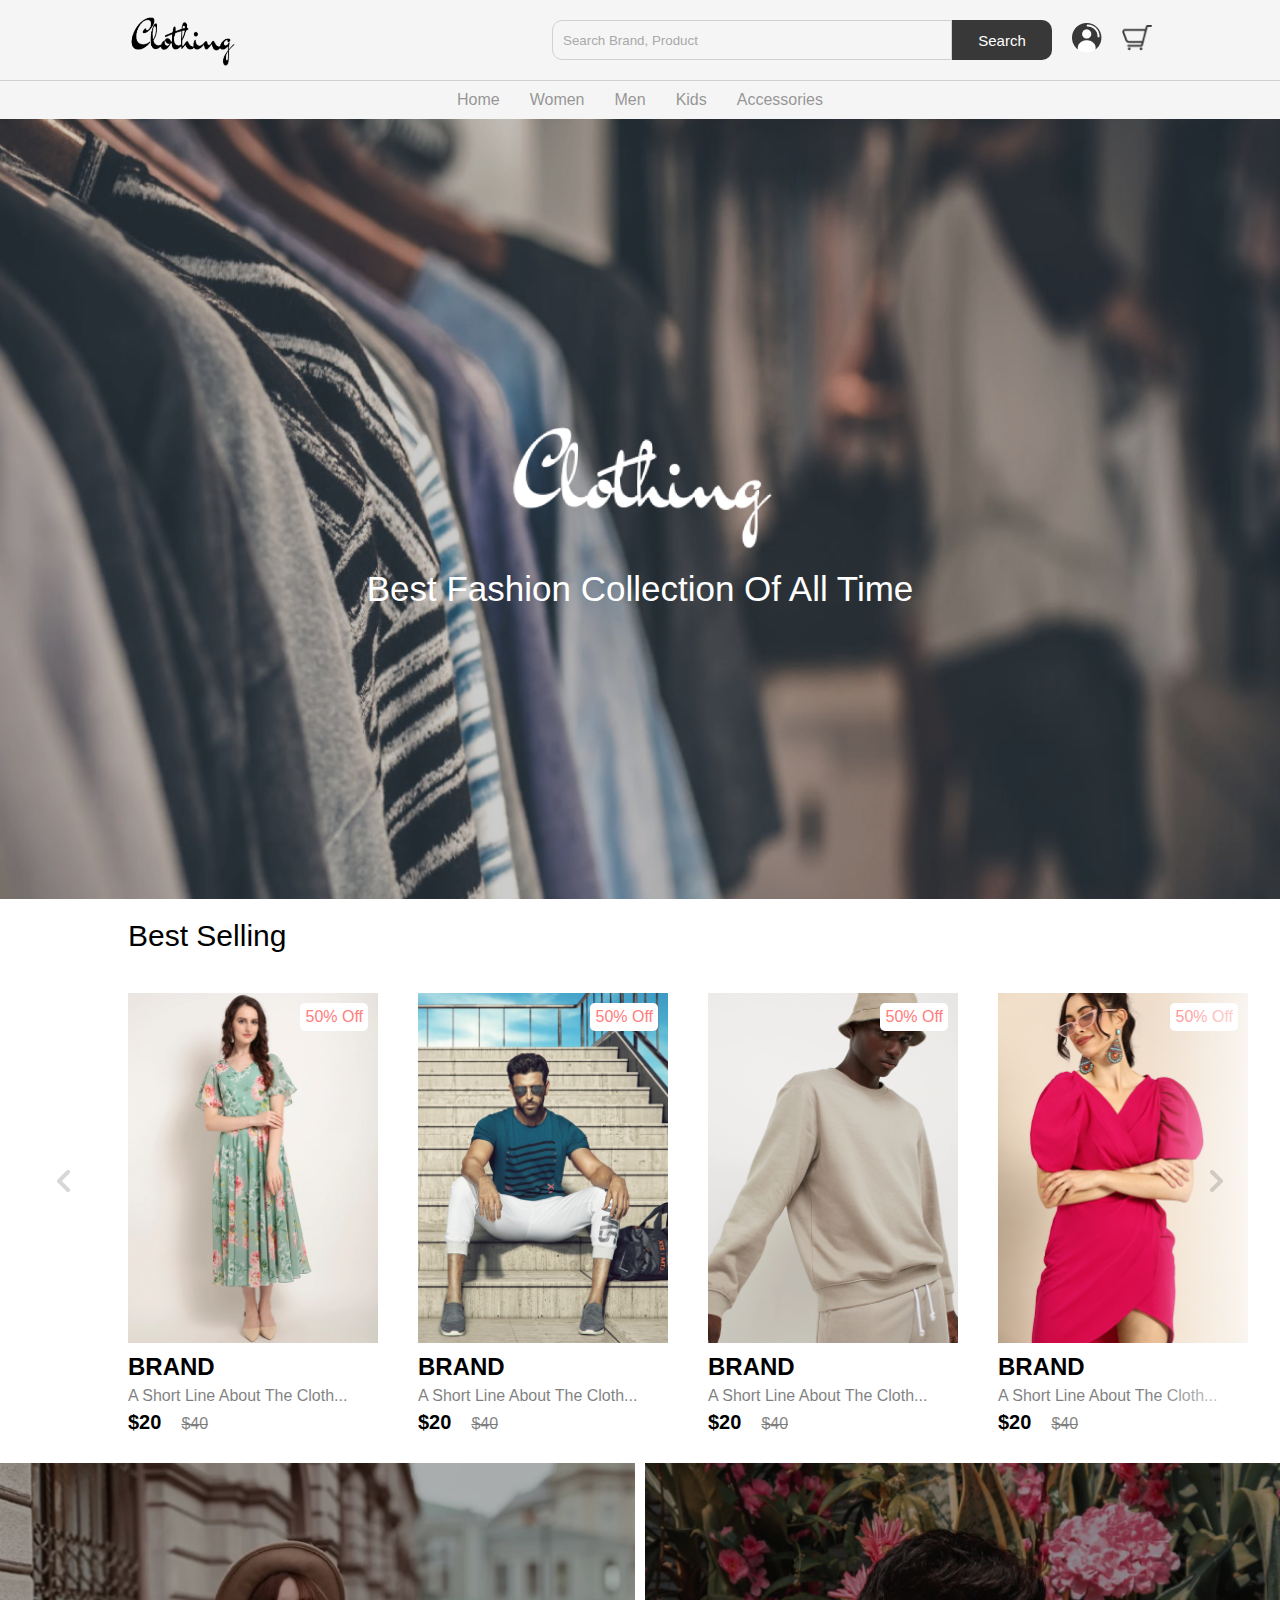
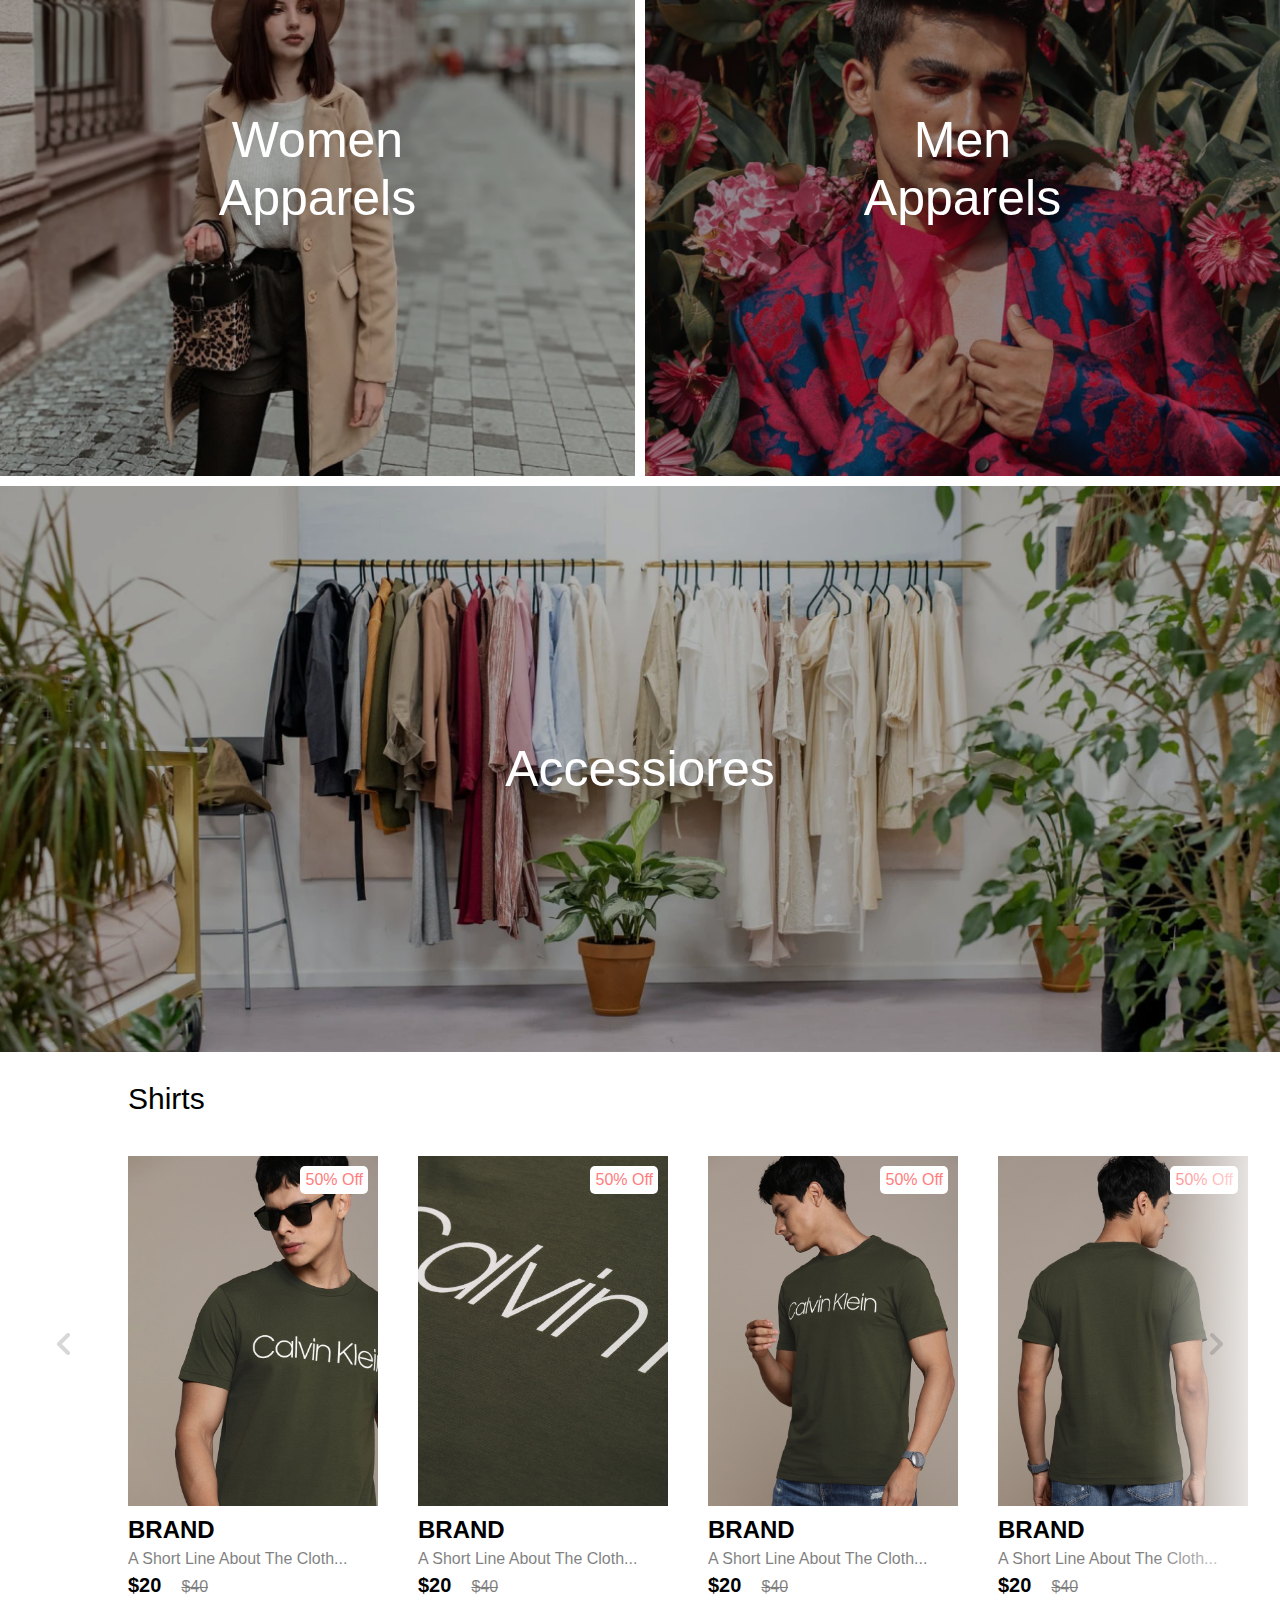
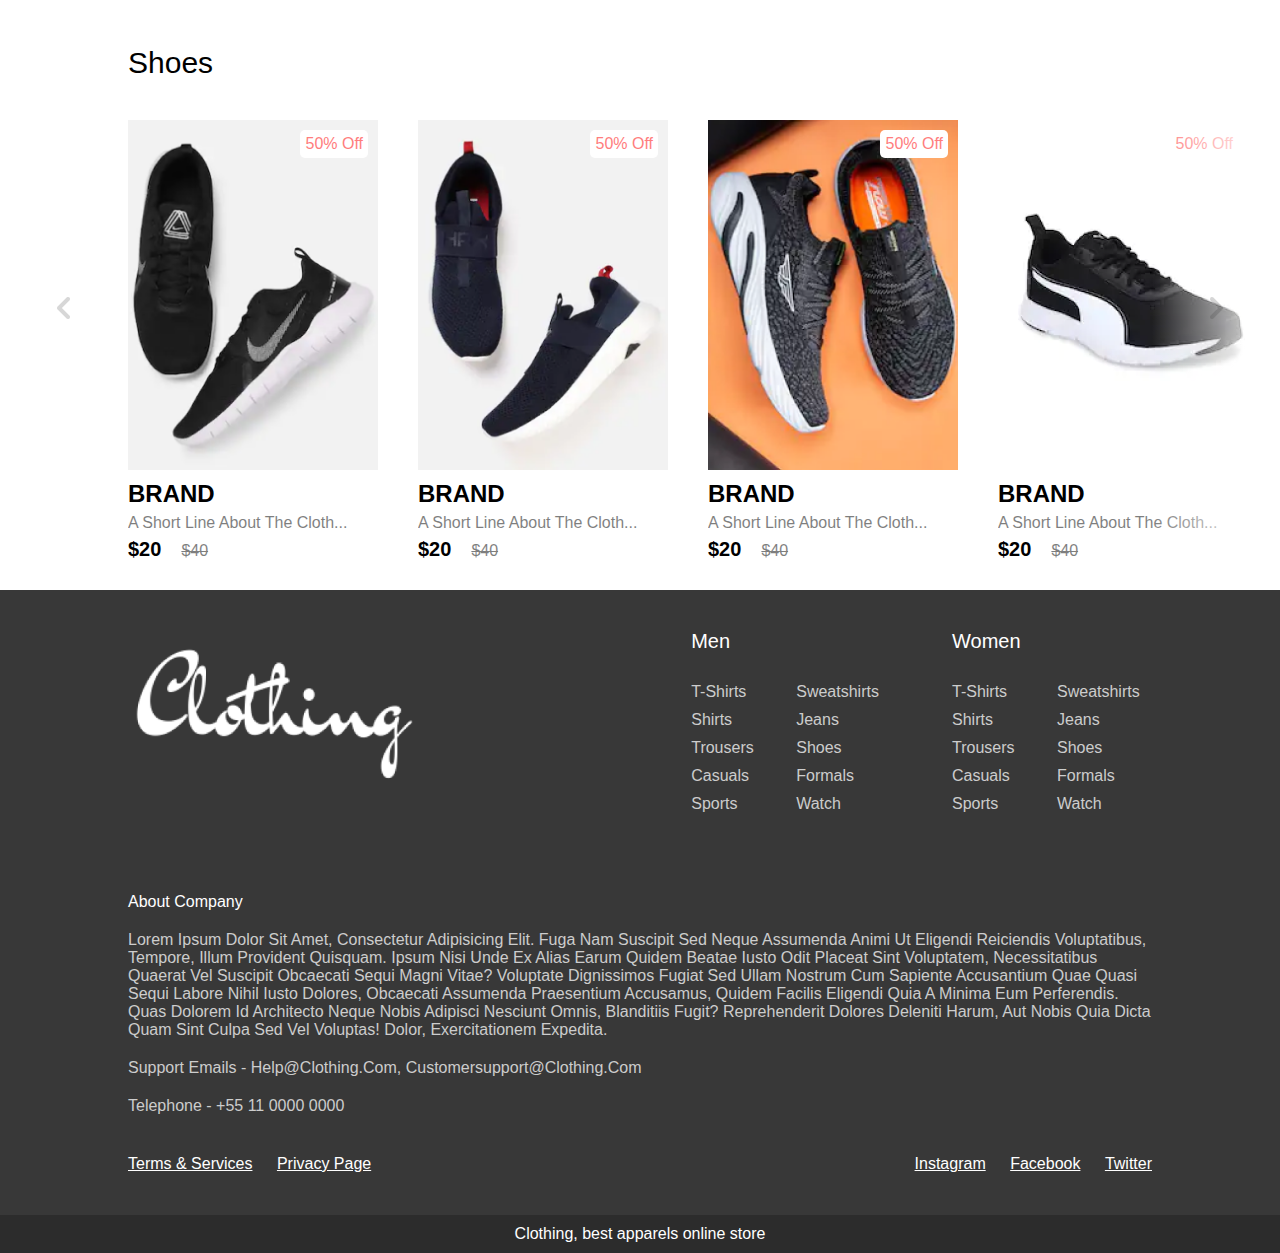
<file: public/index.html>
<!DOCTYPE html>
<html lang="en">
<head>
    <meta charset="UTF-8">
    <meta http-equiv="X-UA-Compatible" content="IE=edge">
    <meta name="viewport" content="width=device-width, initial-scale=1.0">
    <title>Clothing - Best Apparels Online Store</title>
    <link rel="stylesheet" href="./css/home.css">
</head>
<body>
    
    <!-- NAVEGADOR -->
    <nav class="navbar"></nav>
    <!-- END NAVEGADOR -->

    <!-- HERO SECTION -->
    <header class="hero-section">
        <div class="content">
            <img src="img/light-logo.png" class="logo" alt="">
            <p class="sub-heading">best fashion collection of all time</p>
        </div>
    </header>
    <!-- END HERO SECTION -->

    <!-- CARDS - CONTAINER -->
    <section class="product">
        <h2 class="product-category">best selling</h2>
        <button class="pre-btn"><img src="./img/arrow.png" alt=""></button>
        <button class="nxt-btn"><img src="./img/arrow.png" alt=""></button>
        <div class="product-container">
            <div class="product-card">
                <div class="product-image">
                    <span class="discount-tag">50% off</span>
                    <img src="./img/card1.png" class="product-thumb" alt="">
                    <button class="card-btn">add to whish list</button>
                </div>
                <div class="product-info">
                    <h2 class="product-brand">brand</h2>
                    <p class="product-short-des">a short line about the cloth...</p>
                    <span class="price">$20</span><span class="actual-price">$40</span>
                </div>
            </div>
            <div class="product-card">
                <div class="product-image">
                    <span class="discount-tag">50% off</span>
                    <img src="./img/card2.png" class="product-thumb" alt="">
                    <button class="card-btn">add to whish list</button>
                </div>
                <div class="product-info">
                    <h2 class="product-brand">brand</h2>
                    <p class="product-short-des">a short line about the cloth...</p>
                    <span class="price">$20</span><span class="actual-price">$40</span>
                </div>
            </div>
            <div class="product-card">
                <div class="product-image">
                    <span class="discount-tag">50% off</span>
                    <img src="./img/card3.png" class="product-thumb" alt="">
                    <button class="card-btn">add to whish list</button>
                </div>
                <div class="product-info">
                    <h2 class="product-brand">brand</h2>
                    <p class="product-short-des">a short line about the cloth...</p>
                    <span class="price">$20</span><span class="actual-price">$40</span>
                </div>
            </div>
            <div class="product-card">
                <div class="product-image">
                    <span class="discount-tag">50% off</span>
                    <img src="./img/card4.png" class="product-thumb" alt="">
                    <button class="card-btn">add to whish list</button>
                </div>
                <div class="product-info">
                    <h2 class="product-brand">brand</h2>
                    <p class="product-short-des">a short line about the cloth...</p>
                    <span class="price">$20</span><span class="actual-price">$40</span>
                </div>
            </div>
            <div class="product-card">
                <div class="product-image">
                    <span class="discount-tag">50% off</span>
                    <img src="./img/card5.png" class="product-thumb" alt="">
                    <button class="card-btn">add to whish list</button>
                </div>
                <div class="product-info">
                    <h2 class="product-brand">brand</h2>
                    <p class="product-short-des">a short line about the cloth...</p>
                    <span class="price">$20</span><span class="actual-price">$40</span>
                </div>
            </div>
            <div class="product-card">
                <div class="product-image">
                    <span class="discount-tag">50% off</span>
                    <img src="./img/card6.png" class="product-thumb" alt="">
                    <button class="card-btn">add to whish list</button>
                </div>
                <div class="product-info">
                    <h2 class="product-brand">brand</h2>
                    <p class="product-short-des">a short line about the cloth...</p>
                    <span class="price">$20</span><span class="actual-price">$40</span>
                </div>
            </div>
            <div class="product-card">
                <div class="product-image">
                    <span class="discount-tag">50% off</span>
                    <img src="./img/card7.png" class="product-thumb" alt="">
                    <button class="card-btn">add to whish list</button>
                </div>
                <div class="product-info">
                    <h2 class="product-brand">brand</h2>
                    <p class="product-short-des">a short line about the cloth...</p>
                    <span class="price">$20</span><span class="actual-price">$40</span>
                </div>
            </div>
            <div class="product-card">
                <div class="product-image">
                    <span class="discount-tag">50% off</span>
                    <img src="./img/card8.png" class="product-thumb" alt="">
                    <button class="card-btn">add to whish list</button>
                </div>
                <div class="product-info">
                    <h2 class="product-brand">brand</h2>
                    <p class="product-short-des">a short line about the cloth...</p>
                    <span class="price">$20</span><span class="actual-price">$40</span>
                </div>
            </div>
        </div>
    </section>
    <!-- END CARDS - CONTAINER -->

    <!-- COLLECTIONS -->
    <section class="collection-container">
        <a href="#" class="collection">
            <img src="./img/women-collection.png" alt="">
            <p class="collection-title">women <br> apparels</p>
        </a>
        <a href="#" class="collection">
            <img src="./img/men-collection.png" alt="">
            <p class="collection-title">men <br> apparels</p>
        </a>
        <a href="#" class="collection">
            <img src="./img/accessories-collection.png" alt="">
            <p class="collection-title">accessiores</p>
        </a>
    </section>
    <!-- END COLLECTIONS -->

    <!-- CARDS - CONTAINER SHIRTS -->
    <section class="product">
        <h2 class="product-category">Shirts</h2>
        <button class="pre-btn"><img src="./img/arrow.png" alt=""></button>
        <button class="nxt-btn"><img src="./img/arrow.png" alt=""></button>
        <div class="product-container">
            <div class="product-card">
                <div class="product-image">
                    <span class="discount-tag">50% off</span>
                    <img src="./img/product image 1.png" class="product-thumb" alt="">
                    <button class="card-btn">add to whish list</button>
                </div>
                <div class="product-info">
                    <h2 class="product-brand">brand</h2>
                    <p class="product-short-des">a short line about the cloth...</p>
                    <span class="price">$20</span><span class="actual-price">$40</span>
                </div>
            </div>
            <div class="product-card">
                <div class="product-image">
                    <span class="discount-tag">50% off</span>
                    <img src="./img/product image 2.png" class="product-thumb" alt="">
                    <button class="card-btn">add to whish list</button>
                </div>
                <div class="product-info">
                    <h2 class="product-brand">brand</h2>
                    <p class="product-short-des">a short line about the cloth...</p>
                    <span class="price">$20</span><span class="actual-price">$40</span>
                </div>
            </div>
            <div class="product-card">
                <div class="product-image">
                    <span class="discount-tag">50% off</span>
                    <img src="./img/product image 3.png" class="product-thumb" alt="">
                    <button class="card-btn">add to whish list</button>
                </div>
                <div class="product-info">
                    <h2 class="product-brand">brand</h2>
                    <p class="product-short-des">a short line about the cloth...</p>
                    <span class="price">$20</span><span class="actual-price">$40</span>
                </div>
            </div>
            <div class="product-card">
                <div class="product-image">
                    <span class="discount-tag">50% off</span>
                    <img src="./img/product image 4.png" class="product-thumb" alt="">
                    <button class="card-btn">add to whish list</button>
                </div>
                <div class="product-info">
                    <h2 class="product-brand">brand</h2>
                    <p class="product-short-des">a short line about the cloth...</p>
                    <span class="price">$20</span><span class="actual-price">$40</span>
                </div>
            </div>
            <div class="product-card">
                <div class="product-image">
                    <span class="discount-tag">50% off</span>
                    <img src="./img/product image 1.png" class="product-thumb" alt="">
                    <button class="card-btn">add to whish list</button>
                </div>
                <div class="product-info">
                    <h2 class="product-brand">brand</h2>
                    <p class="product-short-des">a short line about the cloth...</p>
                    <span class="price">$20</span><span class="actual-price">$40</span>
                </div>
            </div>
            <div class="product-card">
                <div class="product-image">
                    <span class="discount-tag">50% off</span>
                    <img src="./img/product image 2.png" class="product-thumb" alt="">
                    <button class="card-btn">add to whish list</button>
                </div>
                <div class="product-info">
                    <h2 class="product-brand">brand</h2>
                    <p class="product-short-des">a short line about the cloth...</p>
                    <span class="price">$20</span><span class="actual-price">$40</span>
                </div>
            </div>
            <div class="product-card">
                <div class="product-image">
                    <span class="discount-tag">50% off</span>
                    <img src="./img/product image 3.png" class="product-thumb" alt="">
                    <button class="card-btn">add to whish list</button>
                </div>
                <div class="product-info">
                    <h2 class="product-brand">brand</h2>
                    <p class="product-short-des">a short line about the cloth...</p>
                    <span class="price">$20</span><span class="actual-price">$40</span>
                </div>
            </div>
            <div class="product-card">
                <div class="product-image">
                    <span class="discount-tag">50% off</span>
                    <img src="./img/product image 4.png" class="product-thumb" alt="">
                    <button class="card-btn">add to whish list</button>
                </div>
                <div class="product-info">
                    <h2 class="product-brand">brand</h2>
                    <p class="product-short-des">a short line about the cloth...</p>
                    <span class="price">$20</span><span class="actual-price">$40</span>
                </div>
            </div>
        </div>
    </section>
    <!-- END CARDS - CONTAINER SHIRTS -->

    <!-- CARDS - CONTAINER SHOES -->
    <section class="product">
        <h2 class="product-category">Shoes</h2>
        <button class="pre-btn"><img src="./img/arrow.png" alt=""></button>
        <button class="nxt-btn"><img src="./img/arrow.png" alt=""></button>
        <div class="product-container">
            <div class="product-card">
                <div class="product-image">
                    <span class="discount-tag">50% off</span>
                    <img src="./img/card9.png" class="product-thumb" alt="">
                    <button class="card-btn">add to whish list</button>
                </div>
                <div class="product-info">
                    <h2 class="product-brand">brand</h2>
                    <p class="product-short-des">a short line about the cloth...</p>
                    <span class="price">$20</span><span class="actual-price">$40</span>
                </div>
            </div>
            <div class="product-card">
                <div class="product-image">
                    <span class="discount-tag">50% off</span>
                    <img src="./img/card10.png" class="product-thumb" alt="">
                    <button class="card-btn">add to whish list</button>
                </div>
                <div class="product-info">
                    <h2 class="product-brand">brand</h2>
                    <p class="product-short-des">a short line about the cloth...</p>
                    <span class="price">$20</span><span class="actual-price">$40</span>
                </div>
            </div>
            <div class="product-card">
                <div class="product-image">
                    <span class="discount-tag">50% off</span>
                    <img src="./img/card11.png" class="product-thumb" alt="">
                    <button class="card-btn">add to whish list</button>
                </div>
                <div class="product-info">
                    <h2 class="product-brand">brand</h2>
                    <p class="product-short-des">a short line about the cloth...</p>
                    <span class="price">$20</span><span class="actual-price">$40</span>
                </div>
            </div>
            <div class="product-card">
                <div class="product-image">
                    <span class="discount-tag">50% off</span>
                    <img src="./img/card12.png" class="product-thumb" alt="">
                    <button class="card-btn">add to whish list</button>
                </div>
                <div class="product-info">
                    <h2 class="product-brand">brand</h2>
                    <p class="product-short-des">a short line about the cloth...</p>
                    <span class="price">$20</span><span class="actual-price">$40</span>
                </div>
            </div>
            <div class="product-card">
                <div class="product-image">
                    <span class="discount-tag">50% off</span>
                    <img src="./img/card9.png" class="product-thumb" alt="">
                    <button class="card-btn">add to whish list</button>
                </div>
                <div class="product-info">
                    <h2 class="product-brand">brand</h2>
                    <p class="product-short-des">a short line about the cloth...</p>
                    <span class="price">$20</span><span class="actual-price">$40</span>
                </div>
            </div>
            <div class="product-card">
                <div class="product-image">
                    <span class="discount-tag">50% off</span>
                    <img src="./img/card10.png" class="product-thumb" alt="">
                    <button class="card-btn">add to whish list</button>
                </div>
                <div class="product-info">
                    <h2 class="product-brand">brand</h2>
                    <p class="product-short-des">a short line about the cloth...</p>
                    <span class="price">$20</span><span class="actual-price">$40</span>
                </div>
            </div>
            <div class="product-card">
                <div class="product-image">
                    <span class="discount-tag">50% off</span>
                    <img src="./img/card11.png" class="product-thumb" alt="">
                    <button class="card-btn">add to whish list</button>
                </div>
                <div class="product-info">
                    <h2 class="product-brand">brand</h2>
                    <p class="product-short-des">a short line about the cloth...</p>
                    <span class="price">$20</span><span class="actual-price">$40</span>
                </div>
            </div>
            <div class="product-card">
                <div class="product-image">
                    <span class="discount-tag">50% off</span>
                    <img src="./img/card12.png" class="product-thumb" alt="">
                    <button class="card-btn">add to whish list</button>
                </div>
                <div class="product-info">
                    <h2 class="product-brand">brand</h2>
                    <p class="product-short-des">a short line about the cloth...</p>
                    <span class="price">$20</span><span class="actual-price">$40</span>
                </div>
            </div>
        </div>
    </section>
    <!-- END CARDS - CONTAINER SHOES -->

    <!-- FOOTER -->
    <footer></footer>
    <!-- END FOOTER -->

    <script src="./js/nav.js"></script>
    <script src="./js/home.js"></script>
    <script src="./js/footer.js"></script>
</body>
</html>
</file>
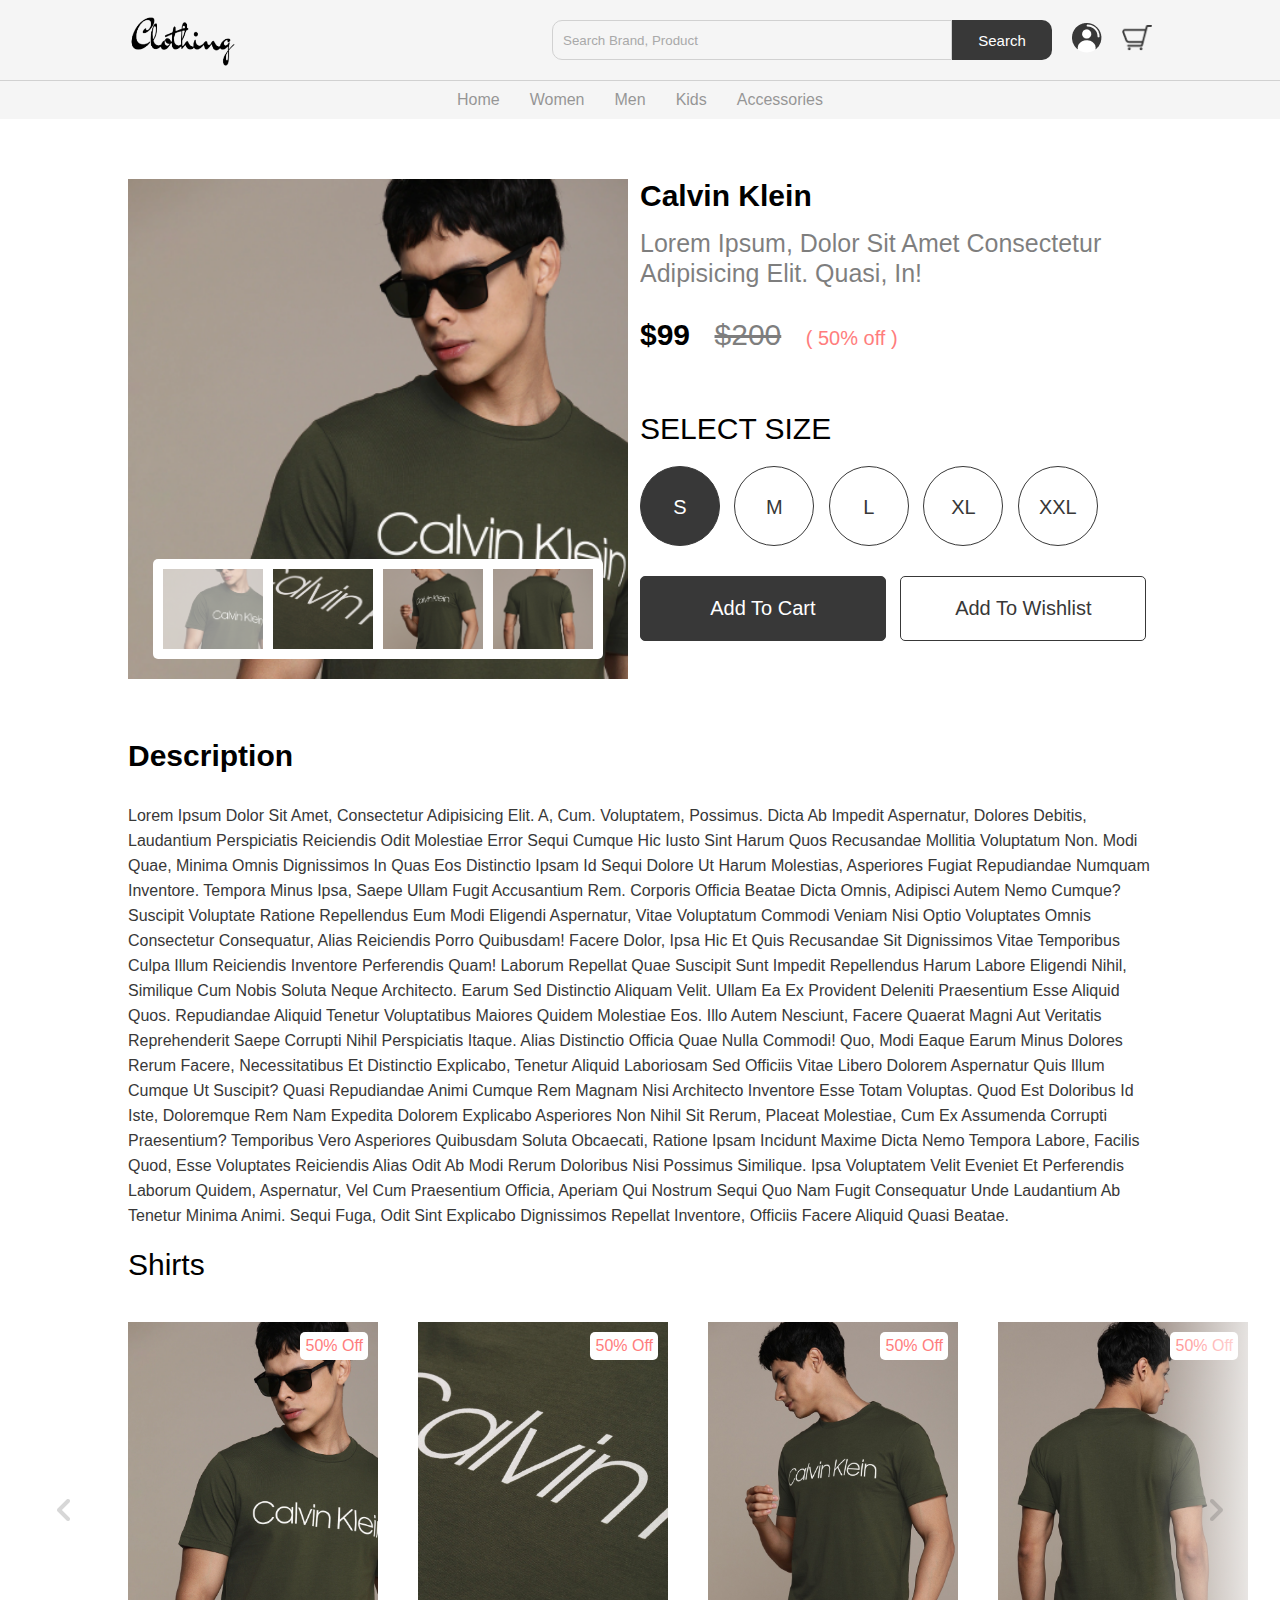
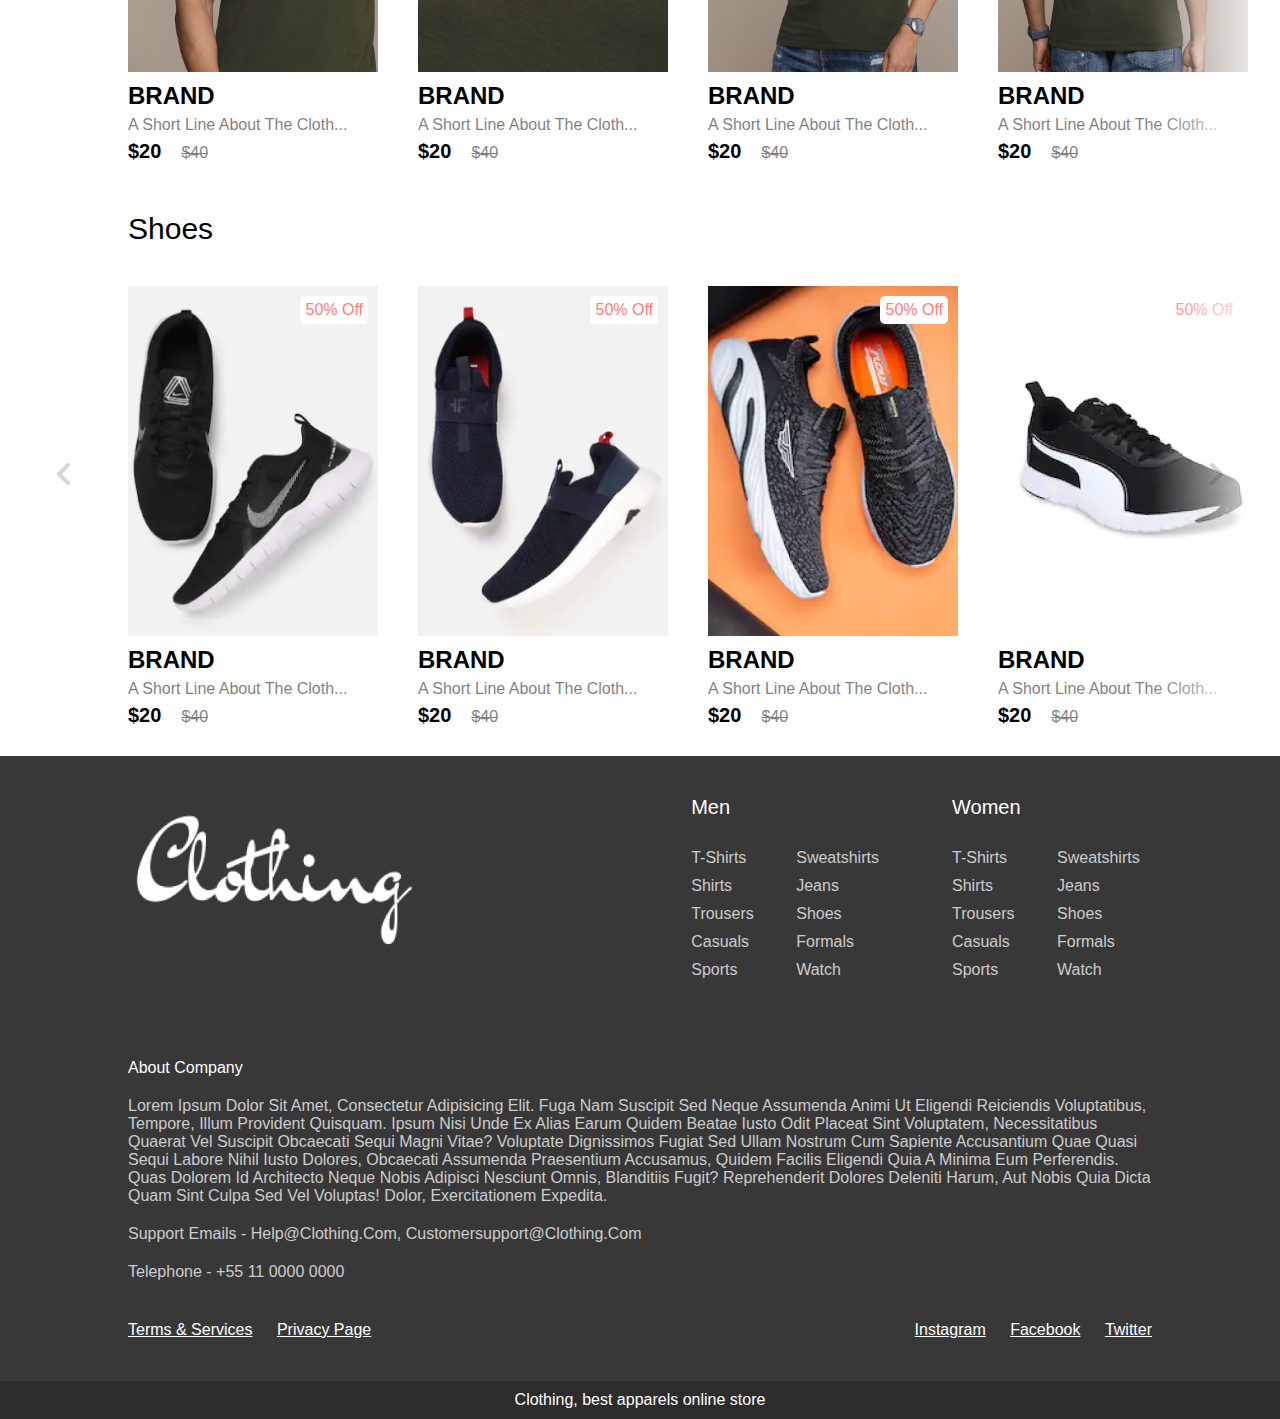
<file: public/product.html>
<!DOCTYPE html>
<html lang="en">
<head>
    <meta charset="UTF-8">
    <meta http-equiv="X-UA-Compatible" content="IE=edge">
    <meta name="viewport" content="width=device-width, initial-scale=1.0">
    <title>Product - </title>
    <link rel="stylesheet" href="./css/home.css">
    <link rel="stylesheet" href="./css/product.css">
</head>
<body>

    <nav class="navbar"></nav>

    <!-- PRODUCT DETAILS -->
    <section class="product-details">
        <div class="image-slider">
            <div class="product-images">
                <img src="img/product image 1.png" class="active" alt="">
                <img src="img/product image 2.png" alt="">
                <img src="img/product image 3.png" alt="">
                <img src="img/product image 4.png" alt="">
            </div>
        </div>
        <div class="details">
            <h2 class="product-brand">calvin klein</h2>
            <p class="product-short-des">Lorem ipsum, dolor sit amet consectetur adipisicing elit. Quasi, in!</p>
            <span class="product-price">$99</span>
            <span class="product-actual-price">$200</span>
            <span class="product-discount">( 50% off )</span>

            <p class="product-sub-heading">select size</p>

            <input type="radio" name="size" value="s" checked hidden id="s-size">
            <label for="s-size" class="size-radio-btn check">s</label>
            <input type="radio" name="size" value="m" hidden id="m-size">
            <label for="m-size" class="size-radio-btn">m</label>
            <input type="radio" name="size" value="l" hidden id="l-size">
            <label for="l-size" class="size-radio-btn">l</label>
            <input type="radio" name="size" value="xl" hidden id="xl-size">
            <label for="xl-size" class="size-radio-btn">xl</label>
            <input type="radio" name="size" value="xxl" hidden id="xxl-size">
            <label for="xxl-size" class="size-radio-btn">xxl</label>

            <button class="btn cart-btn">add to cart</button>
            <button class="btn">add to wishlist</button>
        </div>
    </section>
    <!-- END PRODUCT DETAILS -->

    <section class="detail-des">
        <h2 class="heading">description</h2>
        <p class="des">Lorem ipsum dolor sit amet, consectetur adipisicing elit. A, cum. 
            Voluptatem, possimus. Dicta ab impedit aspernatur, dolores debitis, laudantium perspiciatis 
            reiciendis odit molestiae error sequi cumque hic iusto sint harum quos recusandae mollitia 
            voluptatum non. Modi quae, minima omnis dignissimos in quas eos distinctio ipsam id sequi 
            dolore ut harum molestias, asperiores fugiat repudiandae numquam inventore. Tempora minus 
            ipsa, saepe ullam fugit accusantium rem. Corporis officia beatae dicta omnis, adipisci autem 
            nemo cumque? Suscipit voluptate ratione repellendus eum modi eligendi aspernatur, vitae 
            voluptatum commodi veniam nisi optio voluptates omnis consectetur consequatur, alias 
            reiciendis porro quibusdam! Facere dolor, ipsa hic et quis recusandae sit dignissimos vitae 
            temporibus culpa illum reiciendis inventore perferendis quam! Laborum repellat quae suscipit 
            sunt impedit repellendus harum labore eligendi nihil, similique cum nobis soluta neque 
            architecto. Earum sed distinctio aliquam velit. Ullam ea ex provident deleniti praesentium 
            esse aliquid quos. Repudiandae aliquid tenetur voluptatibus maiores quidem molestiae eos. 
            Illo autem nesciunt, facere quaerat magni aut veritatis reprehenderit saepe corrupti nihil 
            perspiciatis itaque. Alias distinctio officia quae nulla commodi! Quo, modi eaque earum 
            minus dolores rerum facere, necessitatibus et distinctio explicabo, tenetur aliquid 
            laboriosam sed officiis vitae libero dolorem aspernatur quis illum cumque ut suscipit? 
            Quasi repudiandae animi cumque rem magnam nisi architecto inventore esse totam voluptas. 
            Quod est doloribus id iste, doloremque rem nam expedita dolorem explicabo asperiores non 
            nihil sit rerum, placeat molestiae, cum ex assumenda corrupti praesentium? Temporibus vero 
            asperiores quibusdam soluta obcaecati, ratione ipsam incidunt maxime dicta nemo tempora 
            labore, facilis quod, esse voluptates reiciendis alias odit ab modi rerum doloribus nisi 
            possimus similique. Ipsa voluptatem velit eveniet et perferendis laborum quidem, aspernatur, 
            vel cum praesentium officia, aperiam qui nostrum sequi quo nam fugit consequatur unde 
            laudantium ab tenetur minima animi. Sequi fuga, odit sint explicabo dignissimos repellat 
            inventore, officiis facere aliquid quasi beatae.
        </p>
    </section>

    <!-- CARDS - CONTAINER SHIRTS -->
    <section class="product">
        <h2 class="product-category">Shirts</h2>
        <button class="pre-btn"><img src="./img/arrow.png" alt=""></button>
        <button class="nxt-btn"><img src="./img/arrow.png" alt=""></button>
        <div class="product-container">
            <div class="product-card">
                <div class="product-image">
                    <span class="discount-tag">50% off</span>
                    <img src="./img/product image 1.png" class="product-thumb" alt="">
                    <button class="card-btn">add to whish list</button>
                </div>
                <div class="product-info">
                    <h2 class="product-brand">brand</h2>
                    <p class="product-short-des">a short line about the cloth...</p>
                    <span class="price">$20</span><span class="actual-price">$40</span>
                </div>
            </div>
            <div class="product-card">
                <div class="product-image">
                    <span class="discount-tag">50% off</span>
                    <img src="./img/product image 2.png" class="product-thumb" alt="">
                    <button class="card-btn">add to whish list</button>
                </div>
                <div class="product-info">
                    <h2 class="product-brand">brand</h2>
                    <p class="product-short-des">a short line about the cloth...</p>
                    <span class="price">$20</span><span class="actual-price">$40</span>
                </div>
            </div>
            <div class="product-card">
                <div class="product-image">
                    <span class="discount-tag">50% off</span>
                    <img src="./img/product image 3.png" class="product-thumb" alt="">
                    <button class="card-btn">add to whish list</button>
                </div>
                <div class="product-info">
                    <h2 class="product-brand">brand</h2>
                    <p class="product-short-des">a short line about the cloth...</p>
                    <span class="price">$20</span><span class="actual-price">$40</span>
                </div>
            </div>
            <div class="product-card">
                <div class="product-image">
                    <span class="discount-tag">50% off</span>
                    <img src="./img/product image 4.png" class="product-thumb" alt="">
                    <button class="card-btn">add to whish list</button>
                </div>
                <div class="product-info">
                    <h2 class="product-brand">brand</h2>
                    <p class="product-short-des">a short line about the cloth...</p>
                    <span class="price">$20</span><span class="actual-price">$40</span>
                </div>
            </div>
            <div class="product-card">
                <div class="product-image">
                    <span class="discount-tag">50% off</span>
                    <img src="./img/product image 1.png" class="product-thumb" alt="">
                    <button class="card-btn">add to whish list</button>
                </div>
                <div class="product-info">
                    <h2 class="product-brand">brand</h2>
                    <p class="product-short-des">a short line about the cloth...</p>
                    <span class="price">$20</span><span class="actual-price">$40</span>
                </div>
            </div>
            <div class="product-card">
                <div class="product-image">
                    <span class="discount-tag">50% off</span>
                    <img src="./img/product image 2.png" class="product-thumb" alt="">
                    <button class="card-btn">add to whish list</button>
                </div>
                <div class="product-info">
                    <h2 class="product-brand">brand</h2>
                    <p class="product-short-des">a short line about the cloth...</p>
                    <span class="price">$20</span><span class="actual-price">$40</span>
                </div>
            </div>
            <div class="product-card">
                <div class="product-image">
                    <span class="discount-tag">50% off</span>
                    <img src="./img/product image 3.png" class="product-thumb" alt="">
                    <button class="card-btn">add to whish list</button>
                </div>
                <div class="product-info">
                    <h2 class="product-brand">brand</h2>
                    <p class="product-short-des">a short line about the cloth...</p>
                    <span class="price">$20</span><span class="actual-price">$40</span>
                </div>
            </div>
            <div class="product-card">
                <div class="product-image">
                    <span class="discount-tag">50% off</span>
                    <img src="./img/product image 4.png" class="product-thumb" alt="">
                    <button class="card-btn">add to whish list</button>
                </div>
                <div class="product-info">
                    <h2 class="product-brand">brand</h2>
                    <p class="product-short-des">a short line about the cloth...</p>
                    <span class="price">$20</span><span class="actual-price">$40</span>
                </div>
            </div>
        </div>
    </section>
    <!-- END CARDS - CONTAINER SHIRTS -->

    <!-- CARDS - CONTAINER SHOES -->
    <section class="product">
        <h2 class="product-category">Shoes</h2>
        <button class="pre-btn"><img src="./img/arrow.png" alt=""></button>
        <button class="nxt-btn"><img src="./img/arrow.png" alt=""></button>
        <div class="product-container">
            <div class="product-card">
                <div class="product-image">
                    <span class="discount-tag">50% off</span>
                    <img src="./img/card9.png" class="product-thumb" alt="">
                    <button class="card-btn">add to whish list</button>
                </div>
                <div class="product-info">
                    <h2 class="product-brand">brand</h2>
                    <p class="product-short-des">a short line about the cloth...</p>
                    <span class="price">$20</span><span class="actual-price">$40</span>
                </div>
            </div>
            <div class="product-card">
                <div class="product-image">
                    <span class="discount-tag">50% off</span>
                    <img src="./img/card10.png" class="product-thumb" alt="">
                    <button class="card-btn">add to whish list</button>
                </div>
                <div class="product-info">
                    <h2 class="product-brand">brand</h2>
                    <p class="product-short-des">a short line about the cloth...</p>
                    <span class="price">$20</span><span class="actual-price">$40</span>
                </div>
            </div>
            <div class="product-card">
                <div class="product-image">
                    <span class="discount-tag">50% off</span>
                    <img src="./img/card11.png" class="product-thumb" alt="">
                    <button class="card-btn">add to whish list</button>
                </div>
                <div class="product-info">
                    <h2 class="product-brand">brand</h2>
                    <p class="product-short-des">a short line about the cloth...</p>
                    <span class="price">$20</span><span class="actual-price">$40</span>
                </div>
            </div>
            <div class="product-card">
                <div class="product-image">
                    <span class="discount-tag">50% off</span>
                    <img src="./img/card12.png" class="product-thumb" alt="">
                    <button class="card-btn">add to whish list</button>
                </div>
                <div class="product-info">
                    <h2 class="product-brand">brand</h2>
                    <p class="product-short-des">a short line about the cloth...</p>
                    <span class="price">$20</span><span class="actual-price">$40</span>
                </div>
            </div>
            <div class="product-card">
                <div class="product-image">
                    <span class="discount-tag">50% off</span>
                    <img src="./img/card9.png" class="product-thumb" alt="">
                    <button class="card-btn">add to whish list</button>
                </div>
                <div class="product-info">
                    <h2 class="product-brand">brand</h2>
                    <p class="product-short-des">a short line about the cloth...</p>
                    <span class="price">$20</span><span class="actual-price">$40</span>
                </div>
            </div>
            <div class="product-card">
                <div class="product-image">
                    <span class="discount-tag">50% off</span>
                    <img src="./img/card10.png" class="product-thumb" alt="">
                    <button class="card-btn">add to whish list</button>
                </div>
                <div class="product-info">
                    <h2 class="product-brand">brand</h2>
                    <p class="product-short-des">a short line about the cloth...</p>
                    <span class="price">$20</span><span class="actual-price">$40</span>
                </div>
            </div>
            <div class="product-card">
                <div class="product-image">
                    <span class="discount-tag">50% off</span>
                    <img src="./img/card11.png" class="product-thumb" alt="">
                    <button class="card-btn">add to whish list</button>
                </div>
                <div class="product-info">
                    <h2 class="product-brand">brand</h2>
                    <p class="product-short-des">a short line about the cloth...</p>
                    <span class="price">$20</span><span class="actual-price">$40</span>
                </div>
            </div>
            <div class="product-card">
                <div class="product-image">
                    <span class="discount-tag">50% off</span>
                    <img src="./img/card12.png" class="product-thumb" alt="">
                    <button class="card-btn">add to whish list</button>
                </div>
                <div class="product-info">
                    <h2 class="product-brand">brand</h2>
                    <p class="product-short-des">a short line about the cloth...</p>
                    <span class="price">$20</span><span class="actual-price">$40</span>
                </div>
            </div>
        </div>
    </section>
    <!-- END CARDS - CONTAINER SHOES -->

    <footer></footer>

    <script src="./js/nav.js"></script>
    <script src="./js/footer.js"></script>
    <script src="./js/home.js"></script>
    <script src="./js/product.js"></script>
    
</body>
</html>
</file>
<file: public/css/home.css>
@import 'nav.css';
@import 'footer.css';

/* HERO */
.hero-section{
    width: 100%;
    height: calc(100vh - 120px);
    background-image: url('../img/header.png');
    background-size: cover;
    display: flex;
    justify-content: center;
    align-items: center;
}

.hero-section .logo{
    height: 150px;
    display: block;
    margin: auto;
}

.hero-section .sub-heading{
    margin-top: 10px;
    text-align: center;
    color: #fff;
    text-transform: capitalize;
    font-size: 35px;
    font-weight: 300;
}
/* END HERO */

/* PRODUCT */
.product{
    position: relative;
    overflow: hidden;
    padding: 20px 0;
}

.product-category{
    padding: 0 10vw;
    font-size: 30px;
    font-weight: 500;
    margin-bottom: 40px;
    text-transform: capitalize;
}

.product-container{
    padding: 0 10vw;
    display: flex;
    overflow-x: auto;
    scroll-behavior: smooth;
}

.product-container::-webkit-scrollbar{
    display: none;
}

.product-card{
    flex: 0 0 auto;
    width: 250px;
    height: 450px;
    margin-right: 40px;
}

.product-image{
    position: relative;
    width: 100%;
    height: 350px;
    overflow: hidden;
}

.product-thumb{
    width: 100%;
    height: 350px;
    object-fit: cover;
}

.discount-tag{
    position: absolute;
    background: #fff;
    padding: 5px;
    border-radius: 5px;
    color: #ff7d7d;
    right: 10px;
    top: 10px;
    text-transform: capitalize;
}

.card-btn{
    position: absolute;
    bottom: 10px;
    left: 50%;
    transform: translateX(-50%);
    padding: 10px;
    width: 90%;
    text-transform: capitalize;
    border: none;
    outline: none;
    background: #fff;
    border-radius: 5px;
    transition: 0.5s;
    cursor: pointer;
    opacity: 0;
}

.product-card:hover .card-btn{
    opacity: 1;
}

.card-btn:hover{
    background: #efefef;
}

.product-info{
    width: 100%;
    height: 100px;
    padding-top: 10px;
}

.product-brand{
    text-transform: uppercase;
}

.product-short-des{
    width: 100%;
    height: 20px;
    line-height: 20px;
    overflow: hidden;
    opacity: 0.5;
    text-transform: capitalize;
    margin: 5px 0;
}

.price{
    font-weight: 900;
    font-size: 20px;

}

.actual-price{
    margin-left: 20px;
    opacity: 0.5;
    text-decoration: line-through;
}
/* END PRODUCT */

/* BUTTONS PRE NXT */
.pre-btn, .nxt-btn{
    border: none;
    width: 10vw;
    height: 100%;
    position: absolute;
    top: 0;
    display: flex;
    justify-content: center;
    align-items: center;
    background: linear-gradient(90deg, rgba(255, 255, 255, 0) 0%, #fff 100%);
    cursor: pointer;
    z-index: 8;
}

.pre-btn{
    left: 0;
    transform: rotate(180deg);
}

.nxt-btn{
    right: 0;
}

.pre-btn img, .nxt-btn img{
    opacity: 0.2;
}

.pre-btn:hover img, .nxt-btn:hover img{
    opacity: 1;
}
/* END BUTTONS PRE NXT */

/* COLLECTIONS */
.collection-container{
    width: 100%;
    display: grid;
    grid-template-columns: repeat(2, 1fr);
    grid-gap: 10px;
}

.collection{
    position: relative;
}

.collection img{
    width: 100%;
    height: 100%;
    object-fit: cover;
}

.collection p{
    position: absolute;
    top: 50%;
    left: 50%;
    transform: translate(-50%, -50%);
    text-align: center;
    color: #fff;
    font-size: 50px;
    text-transform: capitalize;
}

.collection:nth-child(3){
    grid-column: span 2;
    margin-bottom: 10px;
}
</file>
<file: public/css/product.css>
.product-details{
    width: 100%;
    padding: 60px 10vw;
    display: flex;
    justify-content: space-between;
}

.image-slider{
    width: 500px;
    height: 500px;
    position: relative;
    background-image: url('../img/product\ image\ 1.png');
    background-size: cover;
}

.product-images{
    position: absolute;
    bottom: 20px;
    left: 50%;
    transform: translateX(-50%);
    width: 90%;
    background: #fff;
    border-radius: 5px;
    display: grid;
    grid-template-columns: repeat(4, 1fr);
    height: 100px;
    grid-gap: 10px;
    padding: 10px;
}

.product-images img{
    width: 100%;
    height: 80px;
    object-fit: cover;
    cursor: pointer;
}

.product-images img.active{
    opacity: 0.5;
}

.details{
    width: 50%;
}

.details .product-brand{
    text-transform: capitalize;
    font-size: 30px;
}

.details .product-short-des{
    font-size: 25px;
    line-height: 30px;
    height: auto;
    margin: 15px 0 30px;
}

.product-price{
    font-weight: 700;
    font-size: 30px;
}

.product-actual-price{
    font-size: 30px;
    opacity: 0.5;
    text-decoration: line-through;
    margin: 0 20px;
    font-weight: 300;
}

.product-discount{
    color: #ff7d7d;
    font-size: 20px;
}

.product-sub-heading{
    font-size: 30px;
    text-transform: uppercase;
    margin: 60px 0 10px;
    font-weight: 300;
}

.size-radio-btn{
    display: inline-block;
    width: 80px;
    height: 80px;
    text-align: center;
    font-size: 20px;
    border: 1px solid #383838;
    border-radius: 50%;
    margin: 10px;
    margin-left: 0;
    line-height: 80px;
    text-transform: uppercase;
    color: #383838;
    cursor: pointer;
}

.size-radio-btn.check{
    background: #383838;
    color: #fff;
}

.btn{
    width: 48%;
    padding: 20px;
    border-radius: 5px;
    background: none;
    border: 1px solid #383838;
    color: #383838;
    font-size: 20px;
    cursor: pointer;
    margin: 20px 0;
    text-transform: capitalize;
}

.cart-btn{
    margin-right: 2%;
    background: #383838;
    color: #fff;
}

.detail-des{
    padding: 0 10vw;
    text-transform: capitalize;
}

.heading{
    font-size: 30px;
    margin-bottom: 30px;
}

.des{
    color: #383838;
    line-height: 25px;
}
</file>
